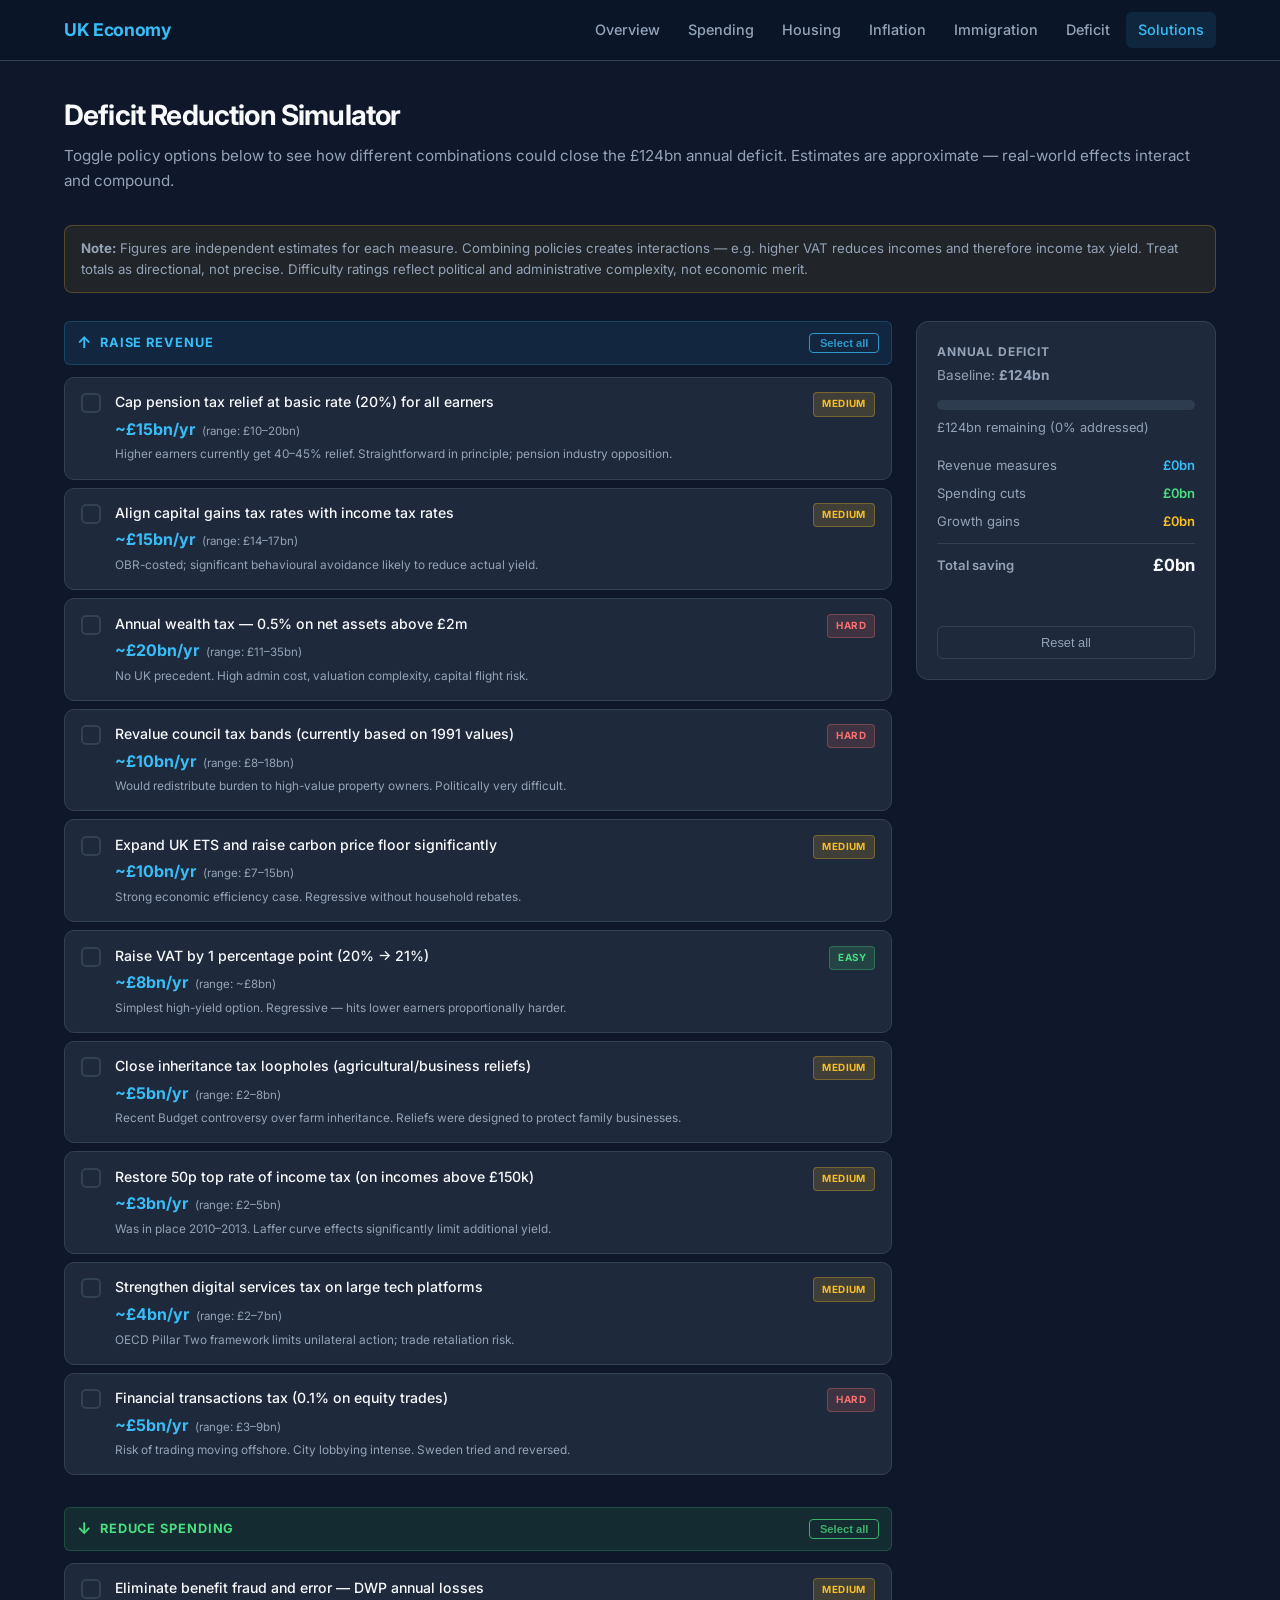
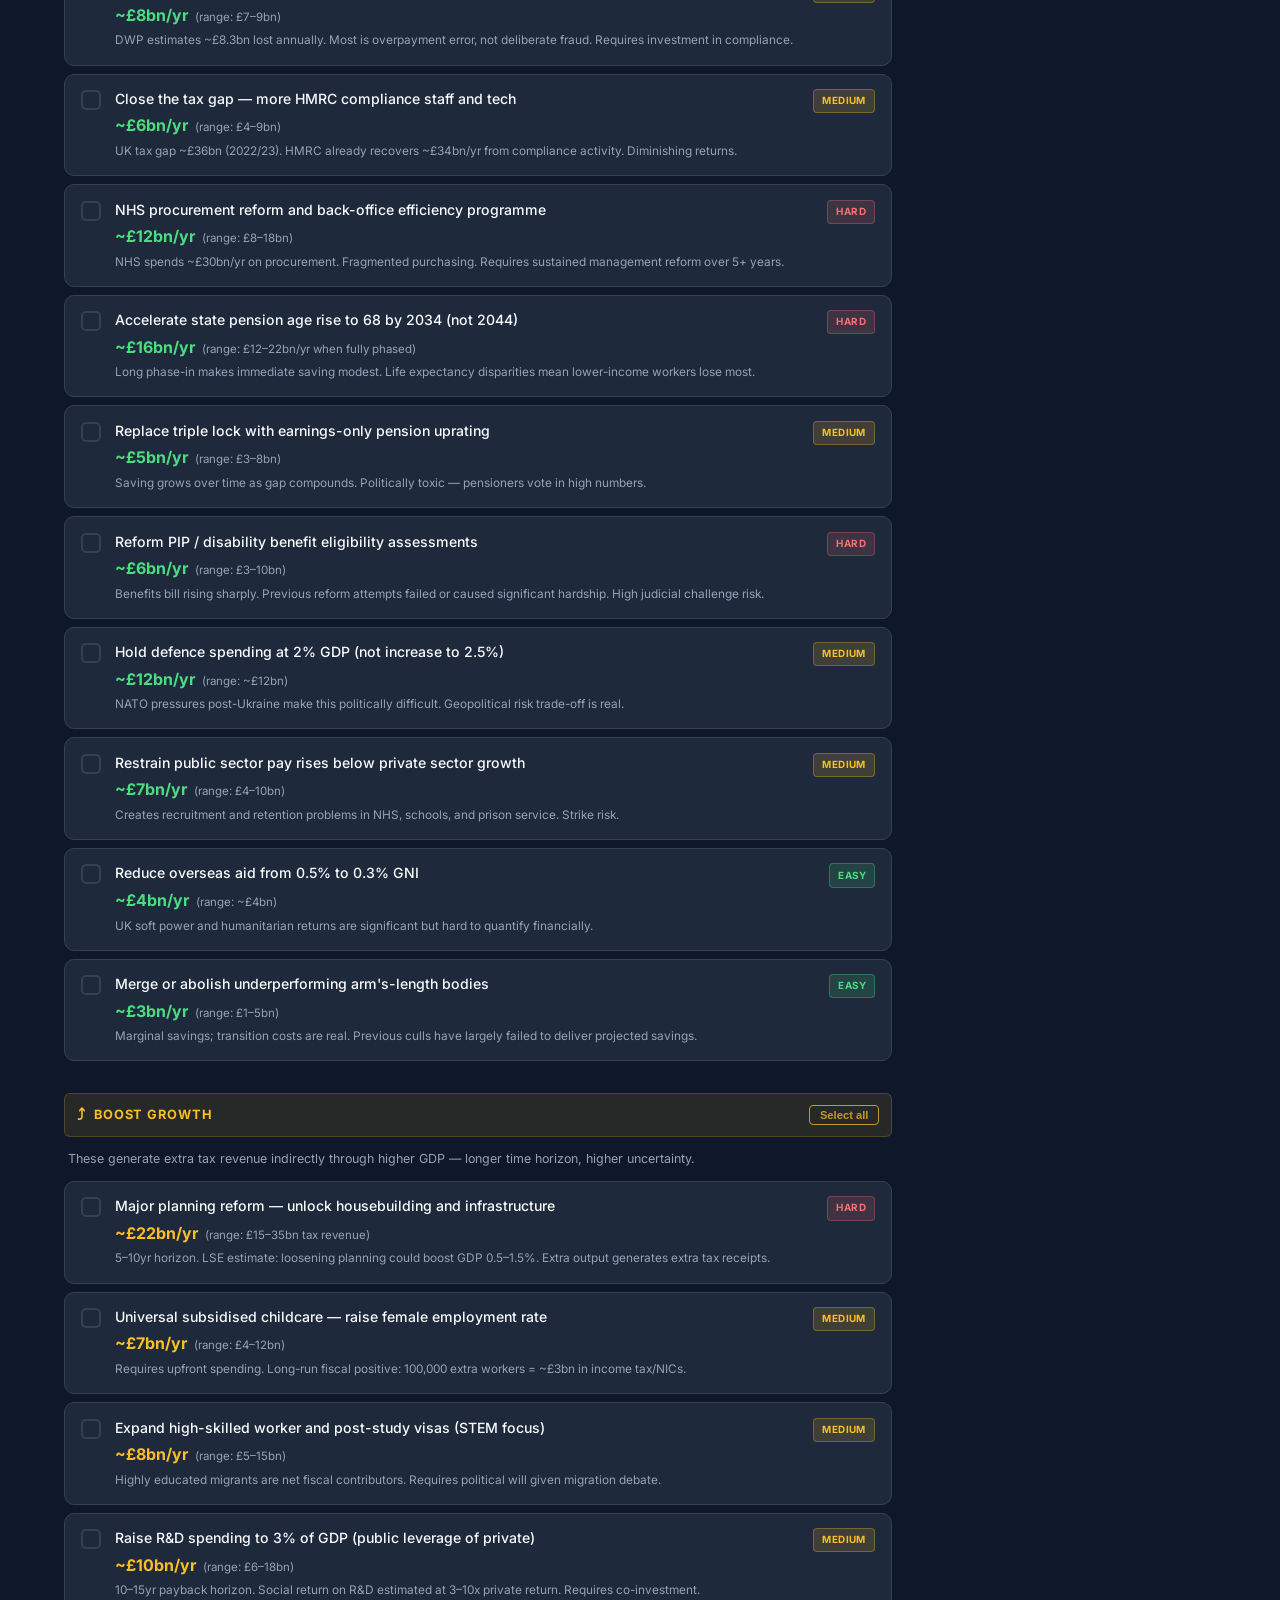
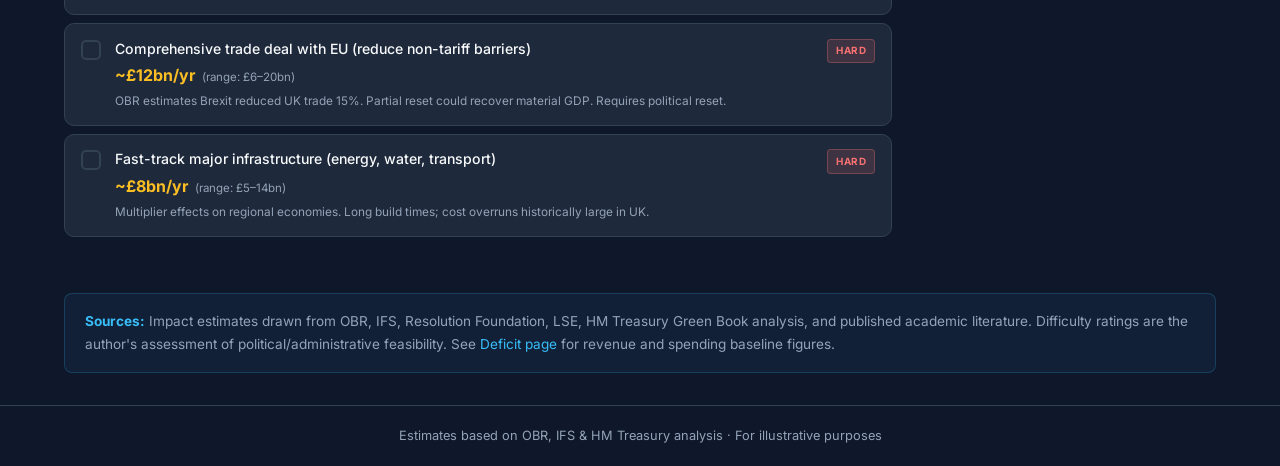
<file: solutions.html>
<!DOCTYPE html>
<html lang="en">
<head>
  <meta charset="UTF-8">
  <meta name="viewport" content="width=device-width, initial-scale=1.0">
  <title>Deficit Reduction Simulator – UK Economy Dashboard</title>
  <meta name="description" content="Interactive simulator: toggle policy options and see their combined impact on the UK deficit.">
  <link rel="preconnect" href="https://fonts.googleapis.com">
  <link href="https://fonts.googleapis.com/css2?family=Inter:wght@400;500;600;700&display=swap" rel="stylesheet">
  <link rel="stylesheet" href="css/styles.css">
</head>
<body>

<nav class="navbar">
  <div class="nav-inner">
    <a class="nav-brand" href="/">UK Economy</a>
    <button class="nav-toggle" aria-label="Toggle menu" aria-expanded="false">&#9776;</button>
    <ul class="nav-links" id="nav-links">
      <li><a href="/">Overview</a></li>
      <li><a href="/spending">Spending</a></li>
      <li><a href="/housing">Housing</a></li>
      <li><a href="/inflation">Inflation</a></li>
      <li><a href="/immigration">Immigration</a></li>
      <li><a href="/deficit">Deficit</a></li>
      <li><a href="/solutions" aria-current="page">Solutions</a></li>
    </ul>
  </div>
</nav>

<main>
  <div class="container">

    <div class="page-header">
      <h1>Deficit Reduction Simulator</h1>
      <p>Toggle policy options below to see how different combinations could close the £124bn annual deficit. Estimates are approximate — real-world effects interact and compound.</p>
    </div>

    <div class="sim-disclaimer">
      <strong>Note:</strong> Figures are independent estimates for each measure. Combining policies creates
      interactions — e.g. higher VAT reduces incomes and therefore income tax yield. Treat totals as directional,
      not precise. Difficulty ratings reflect political and administrative complexity, not economic merit.
    </div>

    <div class="simulator-layout">

      <!-- ── Left: Policy list ── -->
      <div class="simulator-policies">

        <div class="policy-category-section">
          <div class="category-header category-revenue">
            <span class="category-icon">&#8593;</span> Raise Revenue
            <button class="cat-toggle-btn" data-cat="revenue">Select all</button>
          </div>
          <div id="policies-revenue"></div>
        </div>

        <div class="policy-category-section">
          <div class="category-header category-spending">
            <span class="category-icon">&#8595;</span> Reduce Spending
            <button class="cat-toggle-btn" data-cat="spending">Select all</button>
          </div>
          <div id="policies-spending"></div>
        </div>

        <div class="policy-category-section">
          <div class="category-header category-growth">
            <span class="category-icon">&#10548;</span> Boost Growth
            <button class="cat-toggle-btn" data-cat="growth">Select all</button>
          </div>
          <p class="category-note">These generate extra tax revenue indirectly through higher GDP — longer time horizon, higher uncertainty.</p>
          <div id="policies-growth"></div>
        </div>

      </div>

      <!-- ── Right: Sticky summary panel ── -->
      <div class="simulator-panel">
        <div class="deficit-panel">
          <div class="deficit-panel-title">Annual Deficit</div>
          <div class="deficit-panel-baseline">Baseline: <strong>£124bn</strong></div>

          <div class="deficit-progress-bar">
            <div class="deficit-progress-fill" id="progress-fill" style="width:0%"></div>
          </div>

          <div class="deficit-remaining-label" id="remaining-label">£124bn remaining</div>

          <div class="panel-breakdown">
            <div class="panel-row">
              <span class="label">Revenue measures</span>
              <span class="value revenue-color" id="total-revenue">£0bn</span>
            </div>
            <div class="panel-row">
              <span class="label">Spending cuts</span>
              <span class="value spending-color" id="total-spending">£0bn</span>
            </div>
            <div class="panel-row">
              <span class="label">Growth gains</span>
              <span class="value growth-color" id="total-growth">£0bn</span>
            </div>
            <div class="panel-row" style="border-top:1px solid var(--border);padding-top:0.5rem;margin-top:0.25rem">
              <span class="label" style="font-weight:600">Total saving</span>
              <span class="value" id="total-all" style="font-weight:700;font-size:1.05rem">£0bn</span>
            </div>
          </div>

          <div class="panel-status" id="panel-status"></div>

          <button class="reset-btn" id="reset-btn">Reset all</button>
        </div>
      </div>

    </div>

    <div class="info-panel" style="margin-top:1.5rem">
      <strong>Sources:</strong> Impact estimates drawn from OBR, IFS, Resolution Foundation, LSE, HM Treasury Green Book analysis,
      and published academic literature. Difficulty ratings are the author's assessment of political/administrative feasibility.
      See <a href="/deficit" style="color:var(--accent)">Deficit page</a> for revenue and spending baseline figures.
    </div>

  </div>
</main>

<footer>
  <p>Estimates based on OBR, IFS &amp; HM Treasury analysis &middot; For illustrative purposes</p>
</footer>

<script type="module" src="js/solutions.js"></script>
</body>
</html>
</file>
<file: css/styles.css>
/* ─── Design Tokens ─────────────────────────────────────────────────────── */
:root {
  --bg-primary:   #0f172a;
  --bg-card:      #1e293b;
  --bg-nav:       #0a1628;
  --border:       #334155;
  --text-primary: #f8fafc;
  --text-muted:   #94a3b8;
  --accent:       #38bdf8;
  --accent-dim:   #0ea5e9;
  --positive:     #4ade80;
  --negative:     #f87171;
  --neutral:      #fbbf24;
  --font:         'Inter', system-ui, -apple-system, sans-serif;
}

/* ─── Reset & Base ───────────────────────────────────────────────────────── */
*, *::before, *::after { box-sizing: border-box; margin: 0; padding: 0; }

html { scroll-behavior: smooth; }

body {
  font-family: var(--font);
  background: var(--bg-primary);
  color: var(--text-primary);
  min-height: 100vh;
  display: flex;
  flex-direction: column;
  line-height: 1.6;
}

a { color: inherit; text-decoration: none; }

/* ─── Navigation ─────────────────────────────────────────────────────────── */
.navbar {
  background: var(--bg-nav);
  border-bottom: 1px solid var(--border);
  position: sticky;
  top: 0;
  z-index: 100;
}

.nav-inner {
  max-width: 1200px;
  margin: 0 auto;
  padding: 0 1.5rem;
  height: 60px;
  display: flex;
  align-items: center;
  justify-content: space-between;
  gap: 2rem;
}

.nav-brand {
  font-size: 1.1rem;
  font-weight: 700;
  color: var(--accent);
  letter-spacing: -0.02em;
  white-space: nowrap;
  flex-shrink: 0;
}

.nav-links {
  list-style: none;
  display: flex;
  align-items: center;
  gap: 0.25rem;
}

.nav-links a {
  display: block;
  padding: 0.4rem 0.75rem;
  border-radius: 6px;
  color: var(--text-muted);
  font-size: 0.9rem;
  font-weight: 500;
  transition: color 0.15s, background 0.15s;
}

.nav-links a:hover {
  color: var(--text-primary);
  background: rgba(255,255,255,0.05);
}

.nav-links a[aria-current="page"] {
  color: var(--accent);
  background: rgba(56, 189, 248, 0.1);
}

.nav-toggle {
  display: none;
  background: none;
  border: 1px solid var(--border);
  color: var(--text-primary);
  padding: 0.4rem 0.6rem;
  border-radius: 6px;
  cursor: pointer;
  font-size: 1rem;
  line-height: 1;
}

/* ─── Layout ─────────────────────────────────────────────────────────────── */
main {
  flex: 1;
}

.container {
  max-width: 1200px;
  margin: 0 auto;
  padding: 2rem 1.5rem;
}

.page-header {
  margin-bottom: 2rem;
}

.page-header h1 {
  font-size: 1.75rem;
  font-weight: 700;
  letter-spacing: -0.03em;
  margin-bottom: 0.4rem;
}

.page-header p {
  color: var(--text-muted);
  font-size: 0.95rem;
}

/* ─── Cards ──────────────────────────────────────────────────────────────── */
.card {
  background: var(--bg-card);
  border: 1px solid var(--border);
  border-radius: 12px;
  padding: 1.5rem;
  box-shadow: 0 4px 24px rgba(0, 0, 0, 0.3);
}

/* ─── Indicator Grid ─────────────────────────────────────────────────────── */
.indicators-grid {
  display: grid;
  grid-template-columns: repeat(auto-fit, minmax(280px, 1fr));
  gap: 1rem;
  margin-bottom: 2rem;
}

.indicator-card {
  background: var(--bg-card);
  border: 1px solid var(--border);
  border-radius: 12px;
  padding: 1.5rem;
  box-shadow: 0 4px 24px rgba(0, 0, 0, 0.3);
  transition: border-color 0.2s, transform 0.2s;
}

.indicator-card:hover {
  border-color: rgba(56, 189, 248, 0.3);
  transform: translateY(-2px);
}

.card-label {
  font-size: 0.8rem;
  font-weight: 600;
  text-transform: uppercase;
  letter-spacing: 0.06em;
  color: var(--text-muted);
  margin-bottom: 0.75rem;
}

.card-value {
  font-size: 2.25rem;
  font-weight: 700;
  letter-spacing: -0.04em;
  line-height: 1;
  margin-bottom: 0.5rem;
  min-height: 2.5rem;
  display: flex;
  align-items: center;
  gap: 0.5rem;
}

.card-value.positive { color: var(--positive); }
.card-value.negative { color: var(--negative); }
.card-value.neutral  { color: var(--neutral); }

.card-meta {
  font-size: 0.78rem;
  color: var(--text-muted);
}

.card-source {
  font-size: 0.72rem;
  color: var(--text-muted);
  opacity: 0.6;
  margin-top: 0.25rem;
}

.fallback-badge {
  font-size: 0.65rem;
  font-weight: 600;
  padding: 0.15rem 0.45rem;
  border-radius: 4px;
  background: rgba(251, 191, 36, 0.15);
  color: var(--neutral);
  border: 1px solid rgba(251, 191, 36, 0.3);
  vertical-align: middle;
  letter-spacing: 0.05em;
}

/* ─── Charts ─────────────────────────────────────────────────────────────── */
.chart-section {
  margin-bottom: 2rem;
}

.chart-section h2 {
  font-size: 1.1rem;
  font-weight: 600;
  margin-bottom: 1rem;
  color: var(--text-primary);
}

.chart-wrapper {
  background: var(--bg-card);
  border: 1px solid var(--border);
  border-radius: 12px;
  padding: 1.5rem;
  position: relative;
  height: 420px;
}

.chart-wrapper canvas {
  transition: opacity 0.4s;
}

.chart-wrapper.loading canvas {
  opacity: 0;
}

.chart-wrapper.loading .spinner-overlay {
  display: flex;
}

.chart-wrapper.error .spinner-overlay {
  display: none;
}

.spinner-overlay {
  position: absolute;
  inset: 0;
  display: none;
  flex-direction: column;
  align-items: center;
  justify-content: center;
  gap: 0.75rem;
  color: var(--text-muted);
  font-size: 0.9rem;
  pointer-events: none;
}

.loading-spinner {
  width: 32px;
  height: 32px;
  border: 3px solid var(--border);
  border-top-color: var(--accent);
  border-radius: 50%;
  animation: spin 0.8s linear infinite;
  display: inline-block;
}

@keyframes spin {
  to { transform: rotate(360deg); }
}

/* Inline spinner for cards */
.card-spinner {
  width: 24px;
  height: 24px;
  border: 2px solid var(--border);
  border-top-color: var(--accent);
  border-radius: 50%;
  animation: spin 0.8s linear infinite;
}

/* ─── Error / Info Banners ───────────────────────────────────────────────── */
.error-banner {
  background: rgba(248, 113, 113, 0.08);
  border: 1px solid rgba(248, 113, 113, 0.3);
  border-radius: 8px;
  padding: 0.75rem 1rem;
  color: #fca5a5;
  font-size: 0.85rem;
  margin-bottom: 1rem;
  display: none;
}

.error-banner.visible {
  display: block;
}

.info-panel {
  background: rgba(56, 189, 248, 0.06);
  border: 1px solid rgba(56, 189, 248, 0.2);
  border-radius: 8px;
  padding: 1rem 1.25rem;
  color: var(--text-muted);
  font-size: 0.85rem;
  margin-top: 1.5rem;
  line-height: 1.7;
}

.info-panel strong {
  color: var(--accent);
}

/* ─── Stats Row ──────────────────────────────────────────────────────────── */
.stats-row {
  display: grid;
  grid-template-columns: repeat(auto-fit, minmax(180px, 1fr));
  gap: 1rem;
  margin-bottom: 2rem;
}

.stat-card {
  background: var(--bg-card);
  border: 1px solid var(--border);
  border-radius: 10px;
  padding: 1.25rem;
}

.stat-card .stat-label {
  font-size: 0.75rem;
  font-weight: 600;
  text-transform: uppercase;
  letter-spacing: 0.06em;
  color: var(--text-muted);
  margin-bottom: 0.5rem;
}

.stat-card .stat-value {
  font-size: 1.6rem;
  font-weight: 700;
  letter-spacing: -0.03em;
}

.stat-card .stat-value.positive { color: var(--positive); }
.stat-card .stat-value.negative { color: var(--negative); }
.stat-card .stat-value.neutral  { color: var(--neutral); }

.stat-card .stat-sub {
  font-size: 0.78rem;
  color: var(--text-muted);
  margin-top: 0.25rem;
}

/* ─── Two-Chart Layout ───────────────────────────────────────────────────── */
.charts-grid {
  display: grid;
  grid-template-columns: 1fr 1fr;
  gap: 1rem;
  margin-bottom: 2rem;
}

/* ─── Spending Table ─────────────────────────────────────────────────────── */
.spending-table {
  width: 100%;
  border-collapse: collapse;
  font-size: 0.9rem;
}

.spending-table th {
  text-align: left;
  padding: 0.65rem 0.75rem;
  color: var(--text-muted);
  font-size: 0.78rem;
  font-weight: 600;
  text-transform: uppercase;
  letter-spacing: 0.05em;
  border-bottom: 1px solid var(--border);
}

.spending-table td {
  padding: 0.65rem 0.75rem;
  border-bottom: 1px solid rgba(51, 65, 85, 0.5);
  color: var(--text-primary);
}

.spending-table tr:last-child td { border-bottom: none; }

.spending-table .dept-row td {
  padding-top: 1rem;
  background: rgba(255,255,255,0.02);
}

.spending-table .sub-row td {
  font-size: 0.85rem;
}

/* ─── Section divider ────────────────────────────────────────────────────── */
.section-divider {
  border: none;
  border-top: 1px solid var(--border);
  margin: 2.5rem 0 2rem;
}

.section-title {
  font-size: 1.3rem;
  font-weight: 700;
  letter-spacing: -0.02em;
  margin-bottom: 0.4rem;
}

.section-subtitle {
  color: var(--text-muted);
  font-size: 0.9rem;
  margin-bottom: 1.5rem;
}

.spending-table .dot {
  display: inline-block;
  width: 10px;
  height: 10px;
  border-radius: 50%;
  margin-right: 0.5rem;
  vertical-align: middle;
}

/* ─── Footer ─────────────────────────────────────────────────────────────── */
footer {
  border-top: 1px solid var(--border);
  padding: 1.25rem 1.5rem;
  text-align: center;
  color: var(--text-muted);
  font-size: 0.8rem;
}

footer a {
  color: var(--accent);
  opacity: 0.8;
}

footer a:hover { opacity: 1; }

/* ─── Responsive ─────────────────────────────────────────────────────────── */
@media (max-width: 900px) {
  .charts-grid { grid-template-columns: 1fr; }
}

@media (max-width: 768px) {
  .indicators-grid { grid-template-columns: 1fr 1fr; }
  .chart-wrapper { height: 300px; }

  .nav-toggle { display: block; }

  .nav-links {
    display: none;
    position: absolute;
    top: 61px;
    left: 0;
    right: 0;
    background: var(--bg-nav);
    border-bottom: 1px solid var(--border);
    flex-direction: column;
    padding: 0.75rem 1rem;
    gap: 0.25rem;
  }

  .nav-links.open { display: flex; }

  .nav-links a {
    padding: 0.6rem 0.75rem;
    width: 100%;
  }
}

@media (max-width: 480px) {
  .indicators-grid { grid-template-columns: 1fr; }
  .chart-wrapper { height: 260px; }
  .stats-row { grid-template-columns: 1fr 1fr; }
  .page-header h1 { font-size: 1.4rem; }
  .card-value { font-size: 1.9rem; }
}

/* ─── Deficit Reduction Simulator ───────────────────────────────────────── */
.sim-disclaimer {
  background: rgba(251,191,36,0.08);
  border: 1px solid rgba(251,191,36,0.25);
  border-radius: 8px;
  padding: 0.75rem 1rem;
  font-size: 0.83rem;
  color: var(--text-muted);
  margin-bottom: 1.75rem;
  line-height: 1.6;
}

.simulator-layout {
  display: grid;
  grid-template-columns: 1fr 300px;
  gap: 1.5rem;
  align-items: start;
}

/* ── Policy list ── */
.policy-category-section {
  margin-bottom: 2rem;
}

.category-header {
  font-size: 0.8rem;
  font-weight: 700;
  text-transform: uppercase;
  letter-spacing: 0.07em;
  padding: 0.5rem 0.75rem;
  border-radius: 6px;
  margin-bottom: 0.75rem;
  display: flex;
  align-items: center;
  gap: 0.5rem;
}

.category-revenue  { background: rgba(56,189,248,0.1);  color: #38bdf8; border: 1px solid rgba(56,189,248,0.2); }
.category-spending { background: rgba(74,222,128,0.1);  color: #4ade80; border: 1px solid rgba(74,222,128,0.2); }
.category-growth   { background: rgba(251,191,36,0.1);  color: #fbbf24; border: 1px solid rgba(251,191,36,0.2); }

.category-icon { font-size: 1rem; }

.cat-toggle-btn {
  margin-left: auto;
  background: none;
  border: 1px solid currentColor;
  color: inherit;
  font-size: 0.7rem;
  font-weight: 600;
  padding: 0.2rem 0.6rem;
  border-radius: 4px;
  cursor: pointer;
  opacity: 0.75;
  transition: opacity 0.15s;
}
.cat-toggle-btn:hover { opacity: 1; }

.category-note {
  font-size: 0.78rem;
  color: var(--text-muted);
  margin-bottom: 0.75rem;
  padding-left: 0.25rem;
}

.policy-card {
  background: var(--bg-card);
  border: 1px solid var(--border);
  border-radius: 10px;
  padding: 0.9rem 1rem;
  margin-bottom: 0.5rem;
  cursor: pointer;
  display: flex;
  align-items: flex-start;
  gap: 0.85rem;
  transition: border-color 0.15s, background 0.15s, transform 0.1s;
  user-select: none;
}

.policy-card:hover {
  border-color: rgba(56,189,248,0.35);
  transform: translateX(2px);
}

.policy-card.selected {
  border-color: var(--accent);
  background: rgba(56,189,248,0.06);
}

.policy-checkbox {
  width: 20px;
  height: 20px;
  min-width: 20px;
  border: 2px solid var(--border);
  border-radius: 5px;
  margin-top: 1px;
  display: flex;
  align-items: center;
  justify-content: center;
  transition: border-color 0.15s, background 0.15s;
  position: relative;
}

.policy-card.selected .policy-checkbox {
  background: var(--accent);
  border-color: var(--accent);
}

.policy-card.selected .policy-checkbox::after {
  content: '';
  position: absolute;
  width: 5px;
  height: 9px;
  border: 2px solid #fff;
  border-top: none;
  border-left: none;
  transform: rotate(45deg) translate(-1px, -1px);
}

.policy-info { flex: 1; min-width: 0; }

.policy-name {
  font-size: 0.88rem;
  font-weight: 500;
  line-height: 1.4;
  margin-bottom: 0.3rem;
}

.policy-impact {
  font-size: 1rem;
  font-weight: 700;
  margin-bottom: 0.2rem;
}

.policy-range {
  font-size: 0.72rem;
  color: var(--text-muted);
  font-weight: 400;
}

.policy-note {
  font-size: 0.74rem;
  color: var(--text-muted);
  line-height: 1.5;
  margin-top: 0.25rem;
}

.difficulty-badge {
  font-size: 0.62rem;
  font-weight: 700;
  padding: 0.2rem 0.5rem;
  border-radius: 4px;
  text-transform: uppercase;
  letter-spacing: 0.05em;
  flex-shrink: 0;
  align-self: flex-start;
}

.difficulty-easy   { background: rgba(74,222,128,0.15);  color: #4ade80; border: 1px solid rgba(74,222,128,0.3); }
.difficulty-medium { background: rgba(251,191,36,0.15);  color: #fbbf24; border: 1px solid rgba(251,191,36,0.3); }
.difficulty-hard   { background: rgba(248,113,113,0.15); color: #f87171; border: 1px solid rgba(248,113,113,0.3); }

/* ── Summary panel ── */
.simulator-panel {
  position: sticky;
  top: 74px;
}

.deficit-panel {
  background: var(--bg-card);
  border: 1px solid var(--border);
  border-radius: 12px;
  padding: 1.25rem;
}

.deficit-panel-title {
  font-size: 0.75rem;
  font-weight: 700;
  text-transform: uppercase;
  letter-spacing: 0.07em;
  color: var(--text-muted);
  margin-bottom: 0.2rem;
}

.deficit-panel-baseline {
  font-size: 0.85rem;
  color: var(--text-muted);
  margin-bottom: 0.85rem;
}

.deficit-progress-bar {
  height: 10px;
  background: rgba(51,65,85,0.8);
  border-radius: 6px;
  overflow: hidden;
  margin-bottom: 0.5rem;
}

.deficit-progress-fill {
  height: 100%;
  border-radius: 6px;
  transition: width 0.35s ease, background-color 0.35s;
  background: var(--accent);
}

.deficit-remaining-label {
  font-size: 0.8rem;
  color: var(--text-muted);
  margin-bottom: 1rem;
}

.panel-breakdown {
  display: flex;
  flex-direction: column;
  gap: 0.45rem;
}

.panel-row {
  display: flex;
  justify-content: space-between;
  align-items: center;
  font-size: 0.82rem;
}
.panel-row .label { color: var(--text-muted); }
.panel-row .value { font-weight: 600; font-variant-numeric: tabular-nums; }

.revenue-color  { color: var(--accent); }
.spending-color { color: var(--positive); }
.growth-color   { color: var(--neutral); }

.panel-status {
  margin-top: 1rem;
  font-size: 0.8rem;
  color: var(--text-muted);
  line-height: 1.5;
  min-height: 1.2em;
}

.reset-btn {
  margin-top: 1rem;
  width: 100%;
  background: none;
  border: 1px solid var(--border);
  color: var(--text-muted);
  font-size: 0.8rem;
  padding: 0.5rem;
  border-radius: 6px;
  cursor: pointer;
  transition: border-color 0.15s, color 0.15s;
}
.reset-btn:hover {
  border-color: var(--text-muted);
  color: var(--text-primary);
}

@media (max-width: 900px) {
  .simulator-layout {
    grid-template-columns: 1fr;
  }
  .simulator-panel {
    position: static;
    order: -1;
  }
}
</file>
